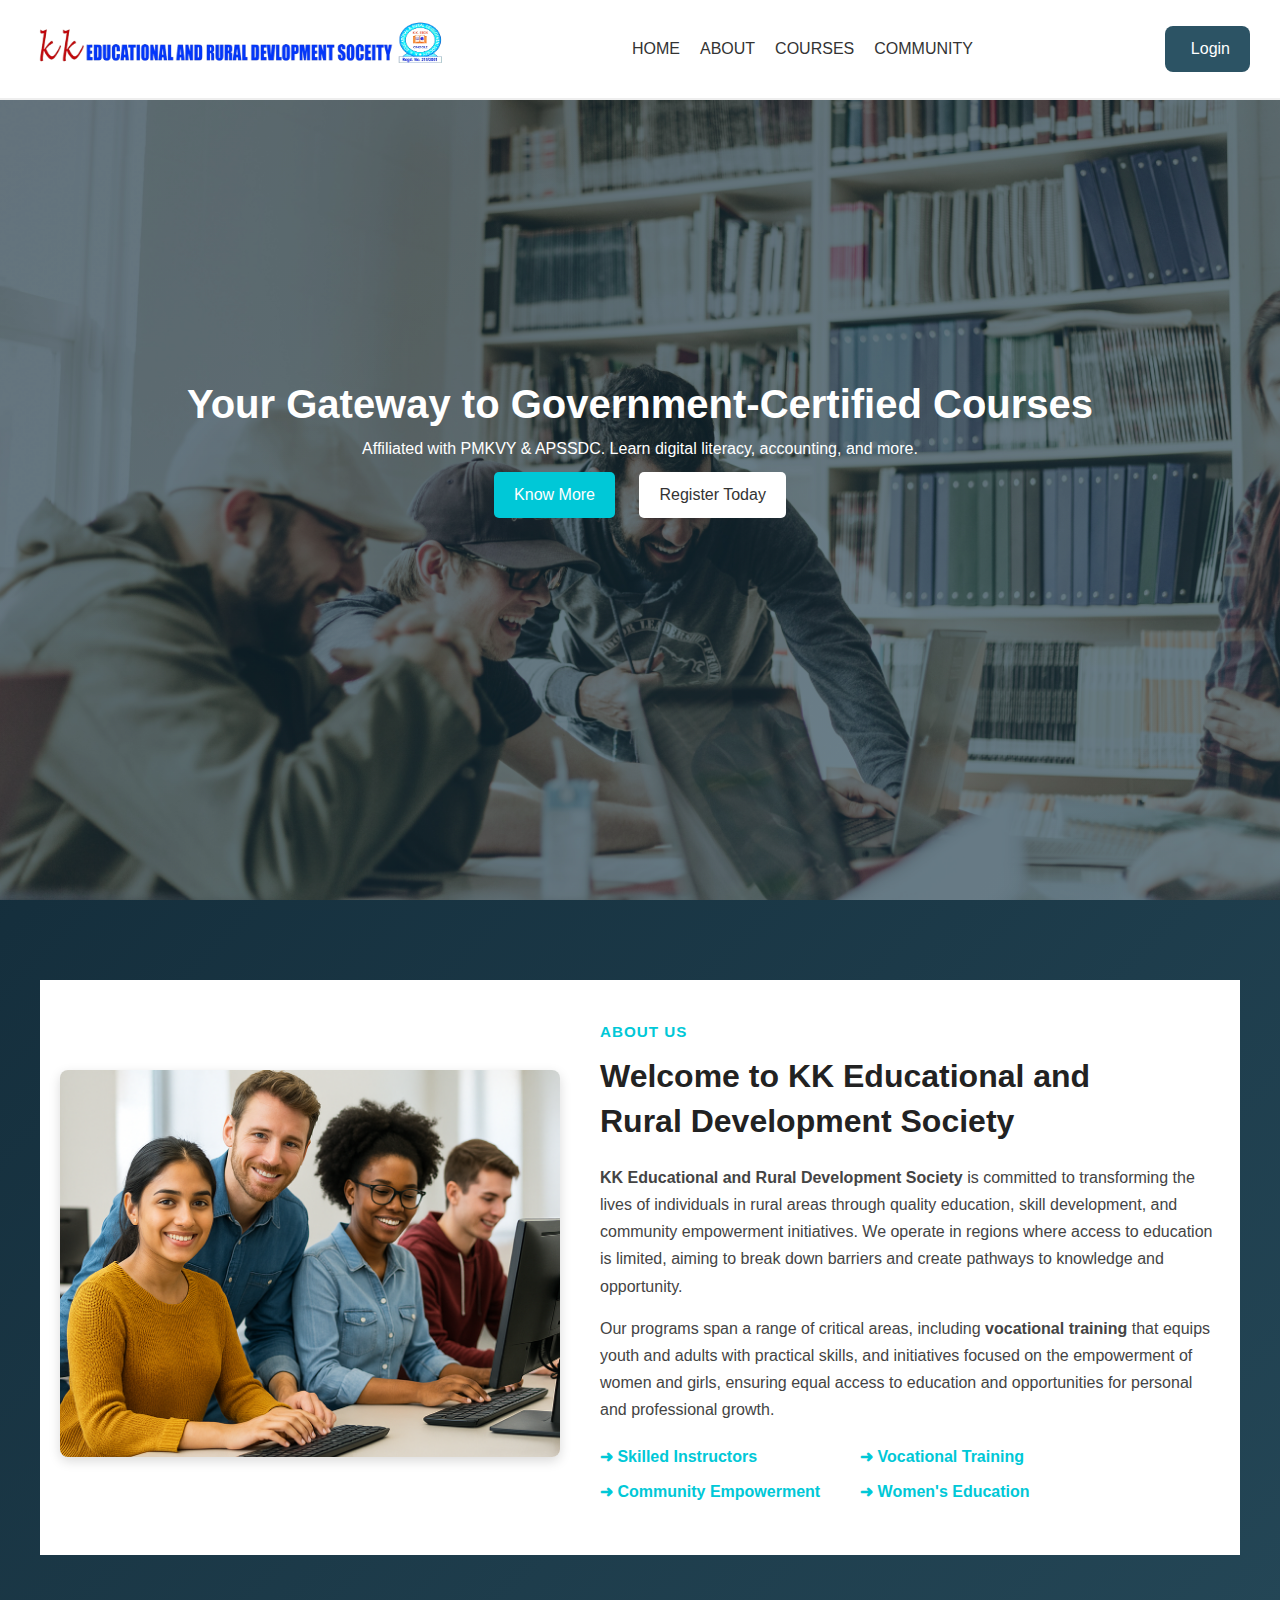
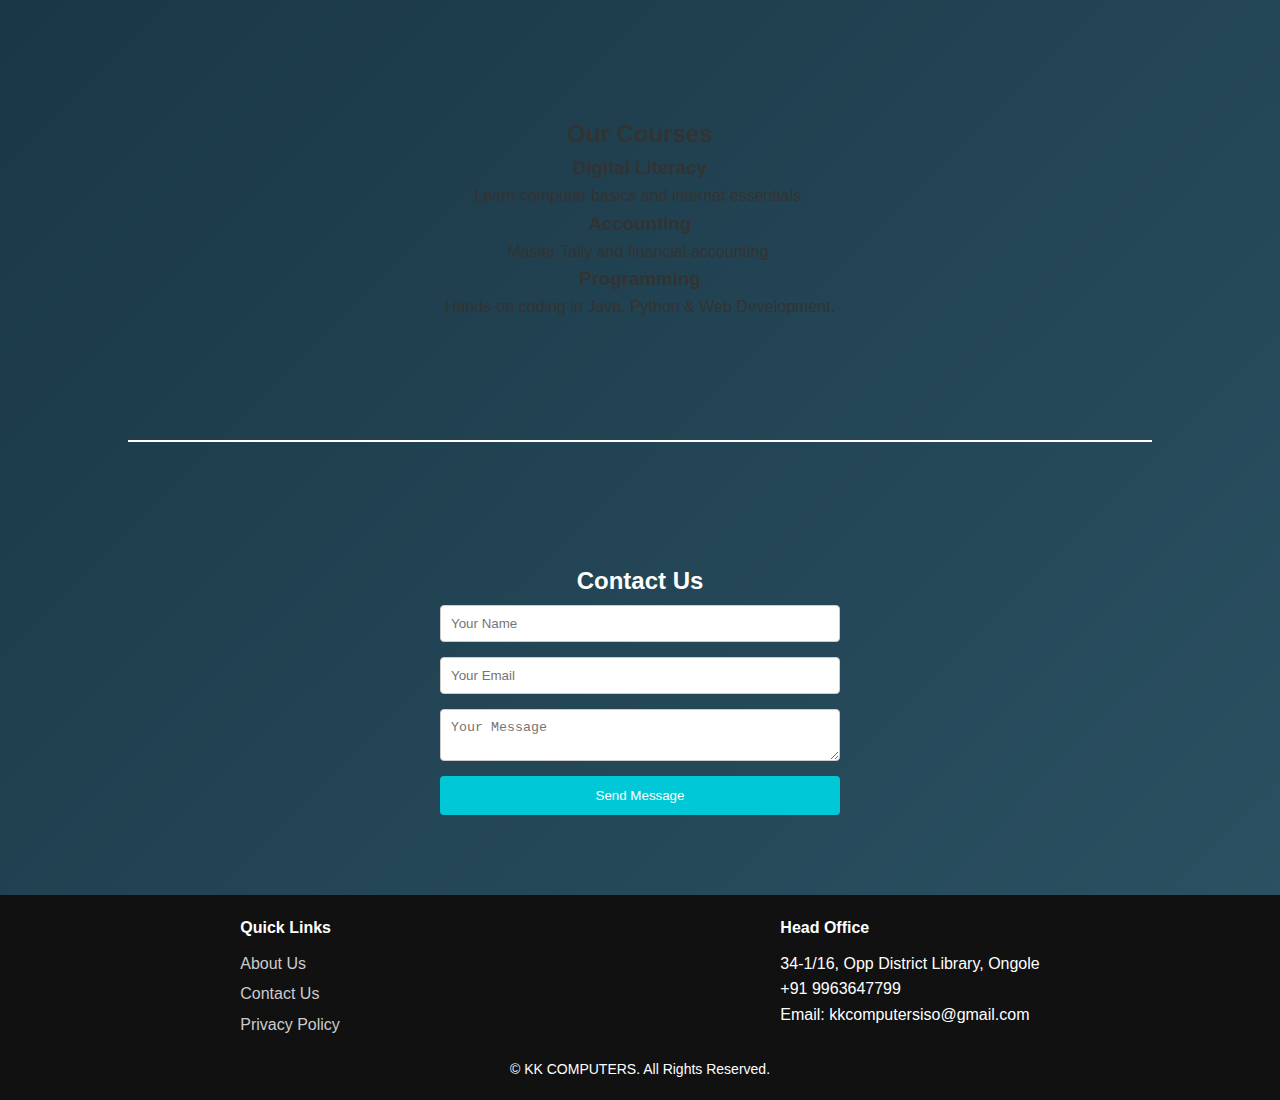
<file: index.html>
<!DOCTYPE html>
<html lang="en">
  <head>
    <meta charset="UTF-8" />
    <meta name="viewport" content="width=device-width, initial-scale=1.0" />
    <title>KK Educational & Rural Development Society</title>
    <link rel="stylesheet" href="css/style.css" />
    <link
      href="https://fonts.googleapis.com/icon?family=Material+Icons"
      rel="stylesheet"
    />
  </head>
  <body>
    <header>
      <div id="navbar-placeholder"></div>
    </header>

    <main>
      <!-- Hero Section -->
      <section class="hero" id="home">
        <div class="hero-content">
          <h2>Your Gateway to Government-Certified Courses</h2>
          <p>
            Affiliated with PMKVY & APSSDC. Learn digital literacy, accounting,
            and more.
          </p>
          <div class="buttons">
            <a href="#about" class="btn primary">Know More</a>
            <a href="login.html" class="btn secondary">Register Today</a>
          </div>
        </div>
      </section>

      <!-- About Section -->
      <section class="about" id="about">
        <div class="about-container">
          <div class="about-image">
            <img src="assets/about.png" alt="About KK Society" />
          </div>
          <div class="about-content">
            <h5 class="subtitle">ABOUT US</h5>
            <h2 class="title">
              Welcome to KK Educational and<br />Rural Development Society
            </h2>
            <p>
              <strong>KK Educational and Rural Development Society</strong> is
              committed to transforming the lives of individuals in rural areas
              through quality education, skill development, and community
              empowerment initiatives. We operate in regions where access to
              education is limited, aiming to break down barriers and create
              pathways to knowledge and opportunity.
            </p>
            <p>
              Our programs span a range of critical areas, including
              <strong>vocational training</strong> that equips youth and adults
              with practical skills, and initiatives focused on the empowerment
              of women and girls, ensuring equal access to education and
              opportunities for personal and professional growth.
            </p>

            <div class="features">
              <ul>
                <li><a href="people.html">➜ Skilled Instructors</a></li>
                <li>➜ Community Empowerment</li>
              </ul>
              <ul>
                <li>➜ Vocational Training</li>
                <li>➜ Women's Education</li>
              </ul>
            </div>
          </div>
        </div>
      </section>

      <!-- Courses Section -->
      <section id="courses" class="courses">
        <h2>Our Courses</h2>
        <div class="course-grid">
          <div class="course-card">
            <h3>Digital Literacy</h3>
            <p>Learn computer basics and internet essentials.</p>
          </div>
          <div class="course-card">
            <h3>Accounting</h3>
            <p>Master Tally and financial accounting.</p>
          </div>
          <div class="course-card">
            <h3>Programming</h3>
            <p>Hands-on coding in Java, Python & Web Development.</p>
          </div>
        </div>
      </section>

      <hr class="section-divider" />

      <!-- Contact Section -->
      <section id="contact" class="contact">
        <h2 class="con-h2">Contact Us</h2>
        <form>
          <input type="text" placeholder="Your Name" required />
          <input type="email" placeholder="Your Email" required />
          <textarea placeholder="Your Message" required></textarea>
          <button type="submit">Send Message</button>
        </form>
      </section>
    </main>

    <!-- Footer -->
    <footer>
      <div class="footer-container">
        <div>
          <h4>Quick Links</h4>
          <a href="#about">About Us</a>
          <a href="#contact">Contact Us</a>
          <a href="#">Privacy Policy</a>
        </div>
        <div>
          <h4>Head Office</h4>
          <p>34-1/16, Opp District Library, Ongole</p>
          <p>+91 9963647799</p>
          <p>Email: kkcomputersiso@gmail.com</p>
        </div>
      </div>
      <p class="copy">© KK COMPUTERS. All Rights Reserved.</p>
    </footer>

    <!-- Back to Top -->
    <button id="backToTop" title="Go to top">↑</button>

    <script>
      fetch("navbar.html")
        .then((response) => response.text())
        .then((data) => {
          document.getElementById("navbar-placeholder").innerHTML = data;
        });
    </script>
    <script src="js/script.js"></script>
  </body>
</html>
</file>
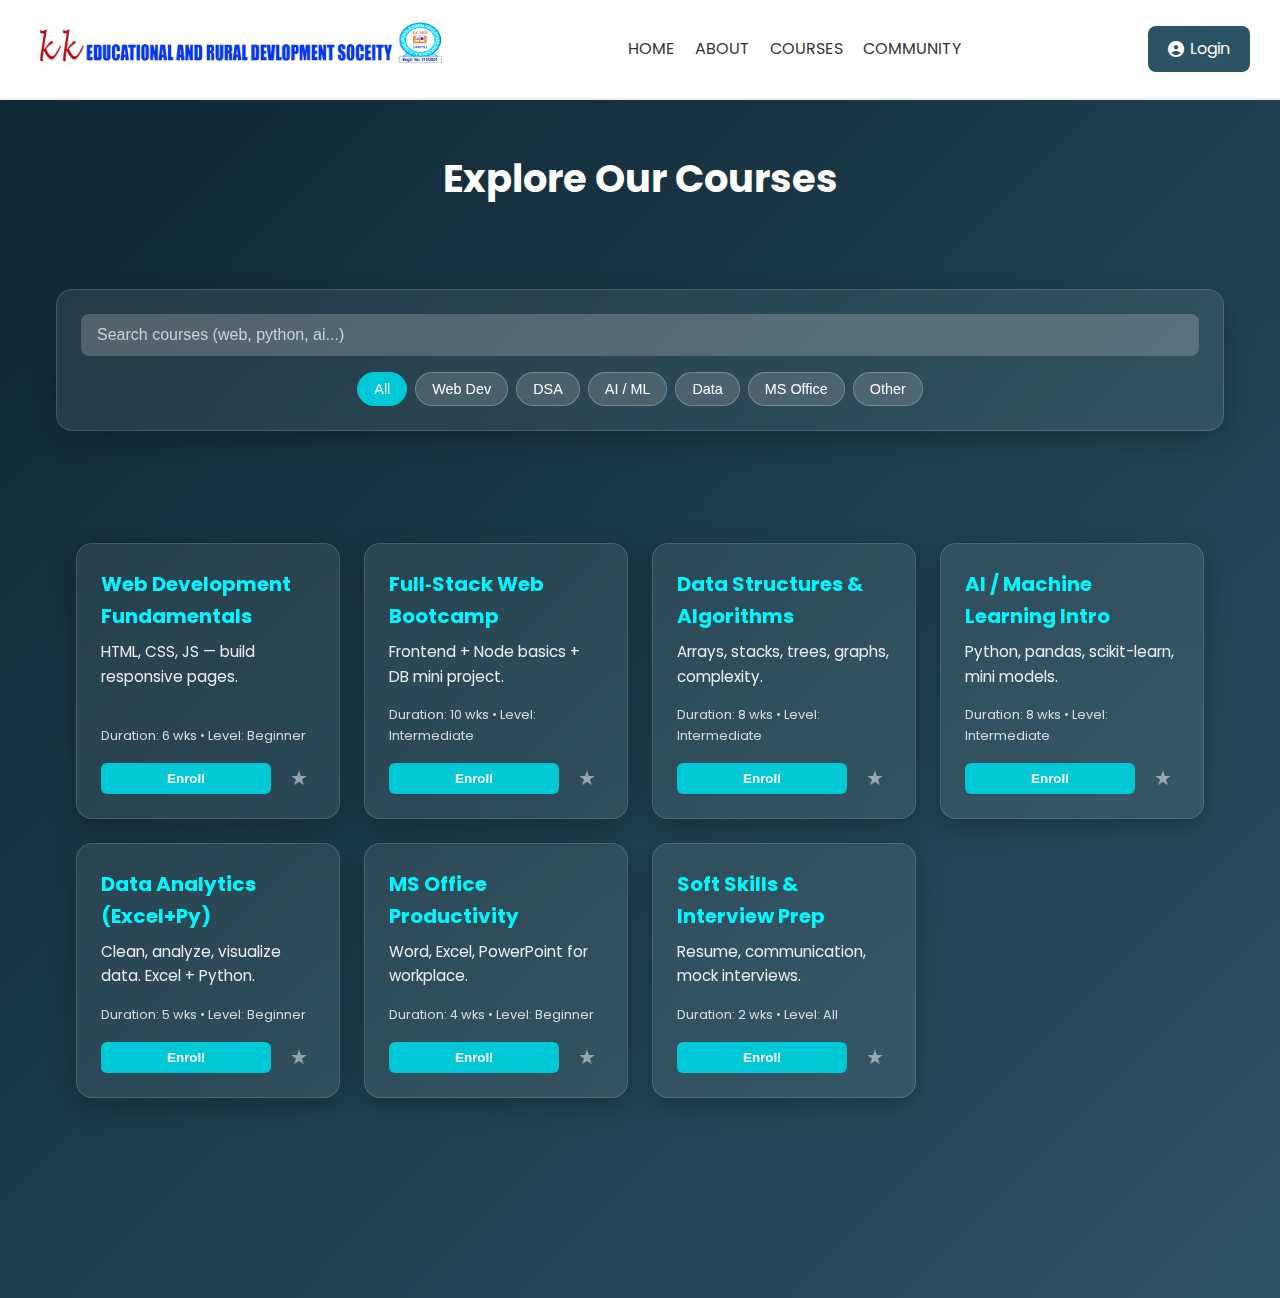
<file: course.html>
<!DOCTYPE html>
<html lang="en">
  <head>
    <meta charset="utf-8" />
    <title>Courses | KKERS</title>
    <meta name="viewport" content="width=device-width, initial-scale=1" />
    <!-- Fonts -->
    <link
      href="https://fonts.googleapis.com/css2?family=Poppins:wght@300;500;700&display=swap"
      rel="stylesheet"
    />
    <!-- Shared + Page Styles -->
    <link rel="stylesheet" href="css/style.css" />
    <link rel="stylesheet" href="css/global.css" />
    <link rel="stylesheet" href="css/courses.css" />
    <link
      rel="stylesheet"
      href="https://cdnjs.cloudflare.com/ajax/libs/font-awesome/6.5.0/css/all.min.css"
    />
  </head>
  <body class="bg-gradient">
    <!-- Animated Background -->
    <div class="background">
      <div class="circle"></div>
      <div class="circle"></div>
    </div>

    <!-- Navbar -->
    <header>
      <div id="navbar-placeholder"></div>
    </header>

    <main class="courses-main">
      <!-- Hero -->
      <section class="cmain">
        <h1>Explore Our Courses</h1>
      </section>

      <!-- Filters -->
      <section class="courses-filter glass-card">
        <input
          type="search"
          id="courseSearch"
          placeholder="Search courses (web, python, ai...)"
          aria-label="Search courses"
        />
        <div class="filter-chips" role="group" aria-label="Filter courses">
          <button data-filter="all" class="chip active">All</button>
          <button data-filter="web" class="chip">Web Dev</button>
          <button data-filter="dsa" class="chip">DSA</button>
          <button data-filter="ai" class="chip">AI / ML</button>
          <button data-filter="data" class="chip">Data</button>
          <button data-filter="office" class="chip">MS Office</button>
          <button data-filter="other" class="chip">Other</button>
        </div>
      </section>

      <!-- Courses Grid -->
      <section class="courses-grid" id="coursesGrid" aria-live="polite">
        <!-- Cards injected by JS -->
      </section>
    </main>

    <!-- Back to Top -->
    <button id="backToTop" title="Back to top" aria-label="Back to top">
      ↑
    </button>

    <!-- Scripts -->
    <script src="js/global-auth.js" defer></script>
    <script src="js/courses.js" defer></script>
    <script>
      fetch("navbar.html")
        .then((response) => response.text())
        .then((data) => {
          document.getElementById("navbar-placeholder").innerHTML = data;
        });
    </script>
  </body>
</html>
</file>
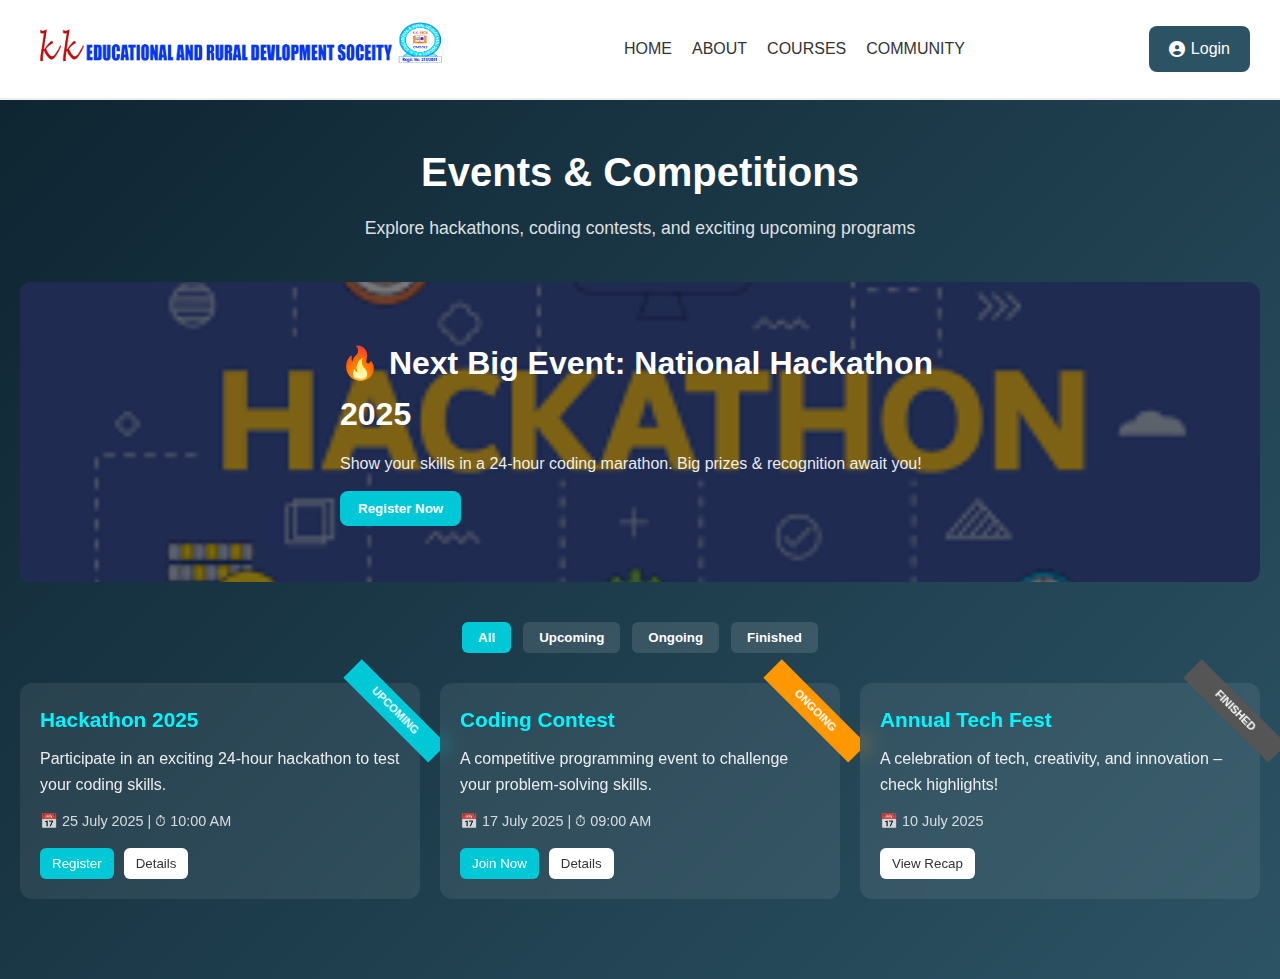
<file: events.html>
<!DOCTYPE html>
<html lang="en">
<head>
    <meta charset="UTF-8">
    <meta name="viewport" content="width=device-width, initial-scale=1.0">
    <title>Document</title>
    <link rel="stylesheet" href="css/style.css" />
    <link rel="stylesheet" href="css/event.css" />
    <link
      rel="stylesheet"
      href="https://cdnjs.cloudflare.com/ajax/libs/font-awesome/6.4.0/css/all.min.css"
    />
    <link
      href="https://fonts.googleapis.com/icon?family=Material+Icons"
      rel="stylesheet"
    />

</head>
<body>
     <header>
      <div id="navbar-placeholder"></div>
    </header>
    <main id="mainContent">

  <!-- Events Hero -->
<section class="events-section">
  <div class="events-header">
    <h1>Events & Competitions</h1>
    <p>Explore hackathons, coding contests, and exciting upcoming programs</p>
  </div>

  <!-- Upcoming Events Highlight -->
  <!-- <div class="addbg highlight-event">
    <div class="highlight-info">
      <h2>🔥 Next Big Event: National Hackathon 2025</h2>
      <p>Show your skills in a 24-hour coding marathon. Big prizes & recognition await you!</p>
      <button class="highlight-btn">Register Now</button>
    </div>
    
  </div> -->
<div class="highlight-event">
  <div class="overlay"></div>
  <div class="highlight-info">
    <h2>🔥 Next Big Event: National Hackathon 2025</h2>
    <p>Show your skills in a 24-hour coding marathon. Big prizes & recognition await you!</p>
    <button class="highlight-btn">Register Now</button>
  </div>
</div>


  <!-- Filter Buttons -->
  <div class="event-filter-bar">
    <button class="filter-btn active" data-filter="all">All</button>
    <button class="filter-btn" data-filter="upcoming">Upcoming</button>
    <button class="filter-btn" data-filter="ongoing">Ongoing</button>
    <button class="filter-btn" data-filter="finished">Finished</button>
  </div>

  <!-- Events Grid -->
  <div class="events-grid">
    <!-- Event Card -->
    <div class="event-card" data-status="upcoming">
      <div class="status-badge upcoming">UPCOMING</div>
      <h3>Hackathon 2025</h3>
      <p>Participate in an exciting 24-hour hackathon to test your coding skills.</p>
      <span class="event-date">📅 25 July 2025 | ⏱ 10:00 AM</span>
      <div class="event-buttons">
        <button class="btn-primary">Register</button>
        <button class="btn-secondary">Details</button>
      </div>
    </div>

    <div class="event-card" data-status="ongoing">
      <div class="status-badge ongoing">ONGOING</div>
      <h3>Coding Contest</h3>
      <p>A competitive programming event to challenge your problem-solving skills.</p>
      <span class="event-date">📅 17 July 2025 | ⏱ 09:00 AM</span>
      <div class="event-buttons">
        <button class="btn-primary">Join Now</button>
        <button class="btn-secondary">Details</button>
      </div>
    </div>

    <div class="event-card" data-status="finished">
      <div class="status-badge finished">FINISHED</div>
      <h3>Annual Tech Fest</h3>
      <p>A celebration of tech, creativity, and innovation – check highlights!</p>
      <span class="event-date">📅 10 July 2025</span>
      <div class="event-buttons">
        <button class="btn-secondary">View Recap</button>
      </div>
    </div>
  </div>
</section>


     <script>
      fetch("navbar.html")
        .then((response) => response.text())
        .then((data) => {
          document.getElementById("navbar-placeholder").innerHTML = data;
        });
    </script>
    <script src="js/events.js" defer></script>

</body>
</html>
</file>
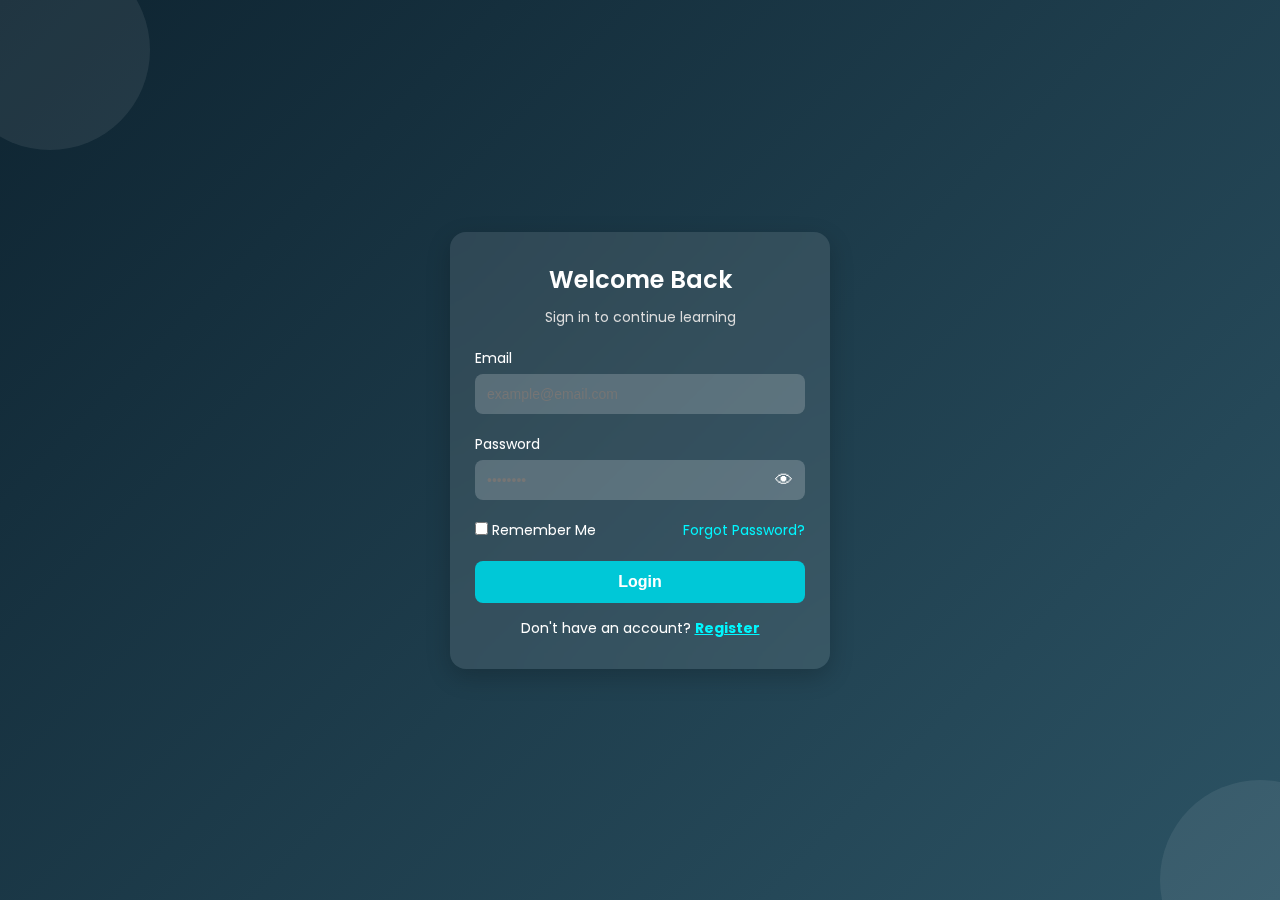
<file: login.html>
<!DOCTYPE html>
<html lang="en">
<head>
  <meta charset="UTF-8" />
  <meta name="viewport" content="width=device-width, initial-scale=1.0" />
  <title>Login | KKERS</title>
  <link rel="stylesheet" href="css/login.css" />
  <link rel="preconnect" href="https://fonts.googleapis.com">
  <link href="https://fonts.googleapis.com/css2?family=Poppins:wght@300;500;700&display=swap" rel="stylesheet">
</head>
<body>
  <div class="background">
    <div class="circle"></div>
    <div class="circle"></div>
  </div>
  
  <div class="login-container">
    <form class="login-box" id="loginForm">
      <h2>Welcome Back</h2>
      <p class="subtitle">Sign in to continue learning</p>
      
      <div class="input-group">
        <label for="email">Email</label>
        <input type="email" id="email" placeholder="example@email.com" required>
      </div>
      
      <div class="input-group">
        <label for="password">Password</label>
        <div class="password-wrapper">
          <input type="password" id="password" placeholder="••••••••" required>
          <span id="togglePassword" class="eye-icon">&#128065;</span>
        </div>
      </div>
      
      <div class="options">
        <label><input type="checkbox" id="rememberMe"> Remember Me</label>
        <a href="#">Forgot Password?</a>
      </div>
      
      <button type="submit" class="btn">Login</button>
      <p class="register-text">Don't have an account? <a href="register.html">Register</a></p>
    </form>
  </div>
  
  <script src="js/login.js"></script>
</body>
</html>
</file>
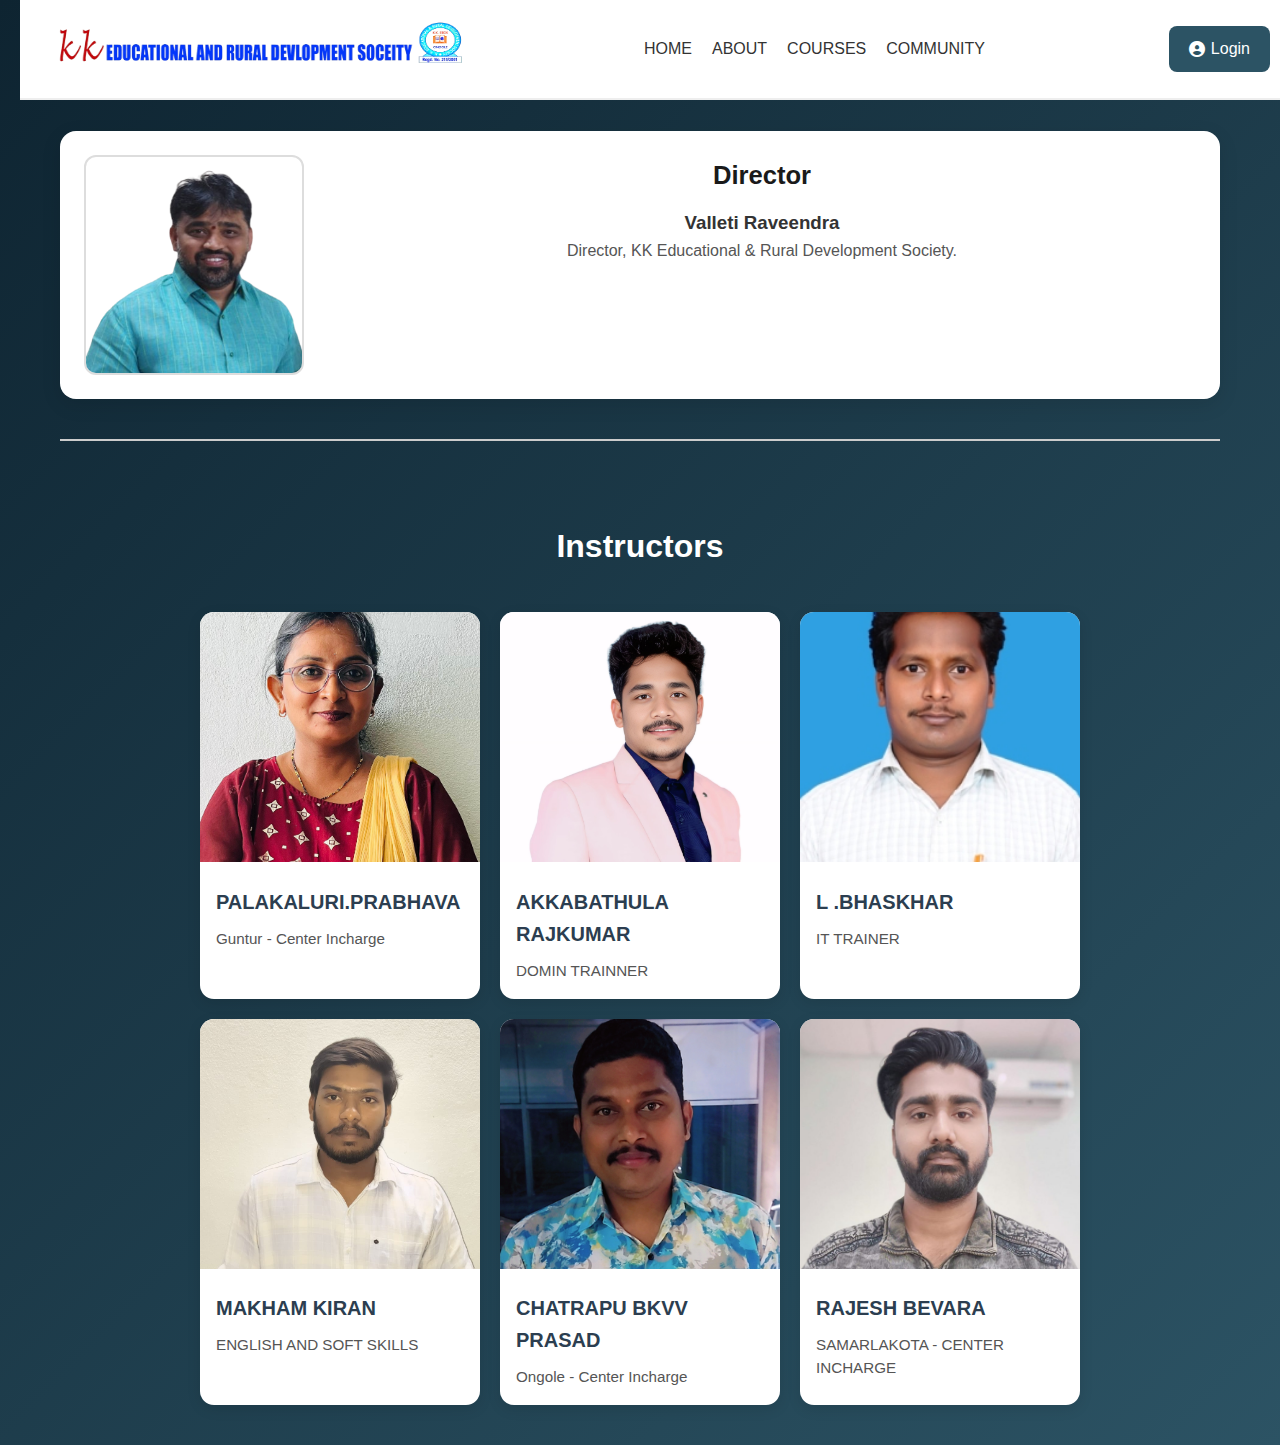
<file: people.html>
<!DOCTYPE html>
<html lang="en">
  <head>
    <meta charset="UTF-8" />
    <meta name="viewport" content="width=device-width, initial-scale=1" />
    <title>KK Educational & Rural Development Society</title>
    <link rel="stylesheet" href="css/style.css" />
    <link rel="stylesheet" href="css/people.css" />
    <link
      rel="stylesheet"
      href="https://cdnjs.cloudflare.com/ajax/libs/font-awesome/6.5.0/css/all.min.css"
    />
  </head>
  <body>
    <div id="navbar-placeholder"></div>

    <!-- Director Section -->
    <section class="container">
      <h2 class="heading">Our Director</h2>
      <div class="member-card">
        <img src="assets/director.png" alt="Director" />
        <div class="info">
          <h3 class="title">Director</h3>
          <h3>Valleti Raveendra</h3>
          <p class="desc">
            Director, KK Educational & Rural Development Society.
          </p>
        </div>
      </div>
      <hr />
    </section>

    <!-- Committee Section -->
    <section class="container">
      <h2 class="heading" style="color: white">Instructors</h2>
      <div class="cards">
        <!-- Card 1 -->
        <div class="card">
          <img src="assets/guntur 1.jpg" alt="PALAKALURI.PRABHAVA" />
          <div class="card-content">
            <h3>PALAKALURI.PRABHAVA</h3>
            <p>Guntur - Center Incharge</p>
          </div>
        </div>

        <!-- Card 2 -->
        <div class="card">
          <img src="assets/sam 8.jpg" alt="AKKABATHULA RAJKUMAR" />
          <div class="card-content">
            <h3>AKKABATHULA RAJKUMAR</h3>
            <p>DOMIN TRAINNER</p>
          </div>
        </div>

        <!-- Card 3 -->
        <div class="card">
          <img src="assets/bhaskhar.jpg" alt="L .BHASKHAR" />
          <div class="card-content">
            <h3>L .BHASKHAR</h3>
            <p>IT TRAINER</p>
          </div>
        </div>

        <!-- Card 4 -->
        <div class="card">
          <img src="assets/guntur 7.jpg" alt="MAKHAM KIRAN" />
          <div class="card-content">
            <h3>MAKHAM KIRAN</h3>
            <p>ENGLISH AND SOFT SKILLS</p>
          </div>
        </div>

        <!-- Card 5 -->
        <div class="card">
          <img src="assets/prasad.jpg" alt="CHATRAPU BKVV PRASAD" />
          <div class="card-content">
            <h3>CHATRAPU BKVV PRASAD</h3>
            <p>Ongole - Center Incharge</p>
          </div>
        </div>

        <!-- Card 5 -->
        <div class="card">
          <img src="assets/sam 1.jpg" alt="RAJESH BEVARA" />
          <div class="card-content">
            <h3>RAJESH BEVARA</h3>
            <p>SAMARLAKOTA - CENTER INCHARGE</p>
          </div>
        </div>

        <!-- Add more cards as needed -->
      </div>
    </section>

    <script>
      fetch("navbar.html")
        .then((response) => response.text())
        .then((data) => {
          document.getElementById("navbar-placeholder").innerHTML = data;
        });
    </script>
  </body>
</html>
</file>
<file: css/style.css>
html {
  scroll-behavior: smooth;
}

* {
  margin: 0;
  padding: 0;
  box-sizing: border-box;
}
body {
  font-family: Arial, sans-serif;
  line-height: 1.6;
  color: #333;
  background: linear-gradient(135deg, #0e2431, #2c5364);
}
a {
  text-decoration: none;
  color: #000;
}
ul {
  list-style: none;
}

/* Navbar */
.navbar {
  display: flex;
  justify-content: space-between;
  align-items: center;
  padding: 15px 30px;
  background: #fff;
  border-bottom: 2px solid #eee;
  position: fixed;
  width: 100%;
  top: 0;
  z-index: 1000;
}
.nav-links {
  display: flex;
  gap: 20px;
}

.login-btn {
  display: inline-flex;
  align-items: center;
  gap: 6px;
  background-color: #2c5364;
  color: white;
  padding: 10px 20px;
  border: none;
  border-radius: 8px;
  text-decoration: none;
  font-size: 16px;
  transition: background 0.3s;
}

.login-btn:hover {
  background-color: #1e3c4b;
  cursor: pointer;
}

.hamburger {
  display: none;
  font-size: 24px;
  cursor: pointer;
}

/* Hero */

.hero h2 {
  font-size: 2.5rem;
}
.hero .btn {
  display: inline-block;
  margin: 10px;
  padding: 10px 20px;
  border-radius: 5px;
}
.hero .btn.primary {
  background: #00c8d7;
  color: #fff;
}
.hero .btn.secondary {
  background: #fff;
  color: #333;
}

.hero {
  position: relative;
  height: 100vh;
  display: flex;
  justify-content: center;
  align-items: center;
  text-align: center;
  color: #fff;
  overflow: hidden;
}

.hero::before {
  content: "";
  position: absolute;
  inset: 0;
  background: url("../assets/bg.jpg") center/cover no-repeat;
  opacity: 0.4; /* control image opacity here */
  z-index: -1;
}

.hero-content {
  position: relative;
  z-index: 1;
}

/* Sections */
section {
  padding: 80px 20px;
  text-align: center;
}

/* SECTION LAYOUT */
.testimonial-section {
  background-color: linear-gradient(135deg, #0e2431, #2c5364);
  padding: 60px 20px;
  text-align: center;
}

.testimonial-section h2 {
  font-size: 32px;
  margin-bottom: 30px;
  color: #fff;
}

/* SLIDER CONTAINER */
.testimonial-slider {
  position: relative;
  max-width: 1000px;
  margin: 0 auto;
  overflow: hidden;
  padding: 0 40px;
  box-sizing: border-box;
}

/* WRAPPER for SLIDING */
.testimonial-wrapper {
  display: flex;
  gap: 20px;
  scroll-behavior: smooth;
  transition: transform 0.3s ease-in-out;
  overflow-x: auto;
  scroll-snap-type: x mandatory;
}

/* HIDE SCROLLBAR */
.testimonial-wrapper::-webkit-scrollbar {
  display: none;
}
.testimonial-wrapper {
  -ms-overflow-style: none;
  scrollbar-width: none;
}

/* INDIVIDUAL CARD */
.testimonial-card {
  flex: 0 0 280px;
  background: white;
  padding: 20px;
  border-radius: 15px;
  text-align: center;
  box-shadow: 0 2px 8px rgba(0, 0, 0, 0.1);
  scroll-snap-align: start;
}

.testimonial-card img {
  width: 80px;
  height: 80px;
  object-fit: cover;
  border-radius: 50%;
  margin-bottom: 15px;
}

.testimonial-card h3 {
  margin: 10px 0 5px;
  font-size: 20px;
  color: #222;
}

.testimonial-card p {
  font-size: 14px;
  color: #888;
  margin-bottom: 10px;
}

.testimonial-card q {
  font-style: italic;
  color: #444;
}

.nav {
  position: absolute;
  top: 50%;
  transform: translateY(-50%);
  background-color: #00bcd4;
  color: white;
  border: none;
  font-size: 24px;
  width: 40px;
  height: 40px;
  border-radius: 50%;
  cursor: pointer;
  z-index: 2;
  display: flex;
  align-items: center;
  justify-content: center;
}

.testimonial-wrapper {
  display: flex;
  gap: 20px;
  width: max-content; /* Important for smooth wrapping */
  animation: scroll-left 40s linear infinite;
}

@keyframes scroll-left {
  0% {
    transform: translateX(0%);
  }
  100% {
    transform: translateX(-50%);
  }
}

/* Contact Us */
.contact form {
  display: flex;
  flex-direction: column;
  gap: 15px;
  max-width: 400px;
  margin: auto;
}
.contact input,
.contact textarea {
  padding: 10px;
  border: 1px solid #ccc;
  border-radius: 4px;
}
.contact button {
  padding: 12px;
  background: #00c8d7;
  color: #fff;
  border: none;
  border-radius: 4px;
  cursor: pointer;
}

/* Footer */
footer {
  background: #111;
  color: #fff;
  padding: 20px;
  text-align: center;
}
.footer-container {
  display: flex;
  flex-wrap: wrap;
  justify-content: space-around;
  text-align: left;
  margin-bottom: 15px;
}
.footer-container div h4 {
  margin-bottom: 10px;
}
.footer-container a {
  display: block;
  color: #ccc;
  margin: 5px 0;
}
.copy {
  margin-top: 10px;
  font-size: 14px;
}

#backToTop {
  position: fixed;
  bottom: 20px;
  right: 20px;
  display: none;
  width: 50px;
  height: 50px;
  border: none;
  background: #00c8d7;
  color: #fff;
  font-size: 24px;
  border-radius: 50%;
  cursor: pointer;
  text-align: center;
  line-height: 50px;
  box-shadow: 0 2px 6px rgba(0, 0, 0, 0.3);
  z-index: 9999;
}

/* Responsive */
@media (max-width: 768px) {
  .nav-links {
    display: none;
    flex-direction: column;
    gap: 10px;
    position: absolute;
    top: 60px;
    right: 30px;
    background: #fff;
    padding: 20px;
    border-radius: 8px;
  }
  .hamburger {
    display: block;
  }
}

/* About Section */
.about-container {
  max-width: 1200px;
  margin: auto;
  display: flex;
  flex-wrap: wrap;
  gap: 40px;
  align-items: center;
  padding: 40px 20px;
  background-color: #fff;
}

.about-image img {
  width: 100%;
  max-width: 500px;
  border-radius: 8px;
  box-shadow: 0 4px 12px rgba(0, 0, 0, 0.15);
}

.about-content {
  flex: 1;
  min-width: 280px;
  text-align: left;
}

.about-content .subtitle {
  color: #00c8d7;
  font-weight: bold;
  margin-bottom: 10px;
  font-size: 0.95rem;
  letter-spacing: 1px;
}

.about-content .title {
  font-size: 2rem;
  font-weight: 700;
  color: #222;
  margin-bottom: 20px;
  line-height: 1.4;
}

.about-content p {
  font-size: 1rem;
  color: #444;
  line-height: 1.7;
  margin-bottom: 15px;
}

.features {
  display: flex;
  gap: 40px;
  margin-top: 20px;
}

.features ul {
  list-style: none;
  padding: 0;
}

.features li {
  font-weight: 600;
  color: #00c8d7;
  margin-bottom: 10px;
}

/* Responsive for About Section */
@media (max-width: 768px) {
  .about-container {
    flex-direction: column;
    text-align: center;
  }

  .about-content {
    text-align: center;
  }

  .features {
    flex-direction: column;
    gap: 20px;
  }
}

li a {
  color: inherit;
  text-decoration: none;
  display: inline-block;
  font-weight: inherit;
}

li a:hover {
  color: #00c8d7;
  text-decoration: underline;
}

.section-divider {
  width: 80%;
  margin: 40px auto;
  height: 2px;
  background-color: white;
  border: none;
}

.con-h2 {
  color: white;
  margin-bottom: 5px;
}

/* stats */
.stats-section {
  display: flex;
  justify-content: space-around;
  align-items: center;
  padding: 2rem 1rem;
  background-color: linear-gradient(135deg, #0e2431, #2c5364);
  flex-wrap: wrap;
  gap: 1.5rem;
  margin-top: 2rem;
}

.stat-card {
  text-align: center;
  padding: 1rem 2rem;
  background: white;
  border-radius: 10px;
  box-shadow: 0 4px 10px rgba(0, 0, 0, 0.1);
  transition: transform 0.3s ease;
}

.stat-card:hover {
  transform: translateY(-5px);
}

.stat-card h3 {
  color: #1e88e5;
  font-size: 2rem;
  margin-bottom: 0.5rem;
}

.stat-card p {
  font-size: 1rem;
  color: #444;
}
</file>
<file: css/courses.css>
/* Layout wrapper */
.courses-main{
  padding-top:100px; /* navbar space */
  width:100%;
  max-width:1200px;
  margin-inline:auto;
  padding-inline:16px;
  padding-bottom:120px;
  position:relative;
  z-index:5;
}
.cmain{
    text-align:center;
    padding:48px 24px;
    font-size: 1.2rem;
    margin-bottom:32px;
}

/* Hero */
.courses-hero{
  text-align:center;
  padding:48px 24px;
  margin-bottom:32px;
}
.courses-hero h1{
  font-size:clamp(2rem,5vw,3rem);
  margin-bottom:8px;
}
.courses-hero p{
  max-width:520px;
  margin-inline:auto;
  opacity:.9;
}

/* Filters */
.courses-filter{
  padding:24px;
  margin-bottom:32px;
  display:grid;
  gap:16px;
}
.courses-filter input[type="search"]{
  width:100%;
  padding:12px 16px;
  border-radius:8px;
  border:none;
  background:rgba(255,255,255,0.2);
  color:#fff;
  font-size:1rem;
}
.courses-filter input::placeholder{color:rgba(255,255,255,0.7);}

.filter-chips{
  display:flex;
  flex-wrap:wrap;
  gap:8px;
  justify-content:center;
}
.chip{
  padding:8px 16px;
  border-radius:20px;
  background:rgba(255,255,255,0.15);
  border:1px solid rgba(255,255,255,0.25);
  color:#fff;
  cursor:pointer;
  font-size:.9rem;
  transition:.15s;
}
.chip.active,
.chip:hover{background:#00c8d7;border-color:#00c8d7;}

/* Grid */
.courses-grid{
  display:grid;
  grid-template-columns:repeat(auto-fit,minmax(min(100%,260px),1fr));
  gap:24px;
}

/* Card */
.course-card{
  position:relative;
  padding:24px;
  min-height:220px;
  display:flex;
  flex-direction:column;
  justify-content:flex-start;
  text-align:left;
  transition:transform .2s,box-shadow .2s;
}
.course-card:hover{
  transform:translateY(-4px) scale(1.01);
  box-shadow:0 8px 32px rgba(0,0,0,.35);
}
.course-card h3{margin-bottom:8px;font-size:1.25rem;color:#00f7ff;}
.course-card p{flex-grow:1;opacity:.9;font-size:.95rem;margin-bottom:16px;}
.course-meta{font-size:.8rem;opacity:.8;margin-bottom:16px;}
.course-actions{display:flex;justify-content:space-between;align-items:center;gap:12px;}

/* Enroll / Continue */
.course-btn{
  flex-grow:1;
  padding:8px 16px;
  border-radius:6px;
  font-weight:700;
  border:none;
  cursor:pointer;
  transition:.15s;
}
.course-btn.enroll{background:#00c8d7;color:#fff;}
.course-btn.enroll:hover{background:#00a7b3;}
.course-btn.continue{background:#fff;color:#333;}
.course-btn.continue:hover{background:#f5f5f5;}

/* Favorite star */
.fav-btn{
  width:32px;height:32px;
  border:none;
  background:none;
  font-size:1.25rem;
  line-height:1;
  cursor:pointer;
  color:rgba(255,255,255,0.5);
  transition:.15s;
}
.fav-btn.active{color:#ffda3a;transform:scale(1.1);}

/* Mobile tweaks */
@media(max-width:480px){
  .courses-hero{padding:32px 16px;}
  .courses-filter{padding:16px;}
  .course-card{padding:20px;}
}
</file>
<file: css/event.css>
/* 
Events css */

/* Events Section */
.events-section {
  margin-top: 60px;
  padding: 80px 20px;
  color: #fff;
  background: linear-gradient(135deg, #0e2431, #2c5364);
  text-align: center;
}

/* Section Header */
.events-header h1 {
  font-size: 2.5rem;
  font-weight: bold;
  margin-bottom: 10px;
}
.events-header p {
  font-size: 1.1rem;
  opacity: 0.85;
  margin-bottom: 40px;
}

/* Highlight Event */
.highlight-event {
  display: flex;
  justify-content: space-between;
  align-items: center;
  background: rgba(255, 255, 255, 0.08);
  border-radius: 12px;
  padding: 20px;
  margin-bottom: 40px;
  backdrop-filter: blur(10px);
  flex-wrap: wrap;
}
.highlight-event img {
  max-width: 300px;
  border-radius: 12px;
}
.highlight-info {
  max-width: 500px;
  text-align: left;
}
.highlight-info h2 {
  font-size: 1.8rem;
  margin-bottom: 10px;
}
.highlight-info p {
  margin-bottom: 15px;
  opacity: 0.9;
}
.highlight-btn {
  padding: 10px 18px;
  background: #00c8d7;
  color: #fff;
  border: none;
  border-radius: 8px;
  font-weight: bold;
  cursor: pointer;
  transition: 0.3s;
}
.highlight-btn:hover {
  background: #00a7b8;
}

/* Filter Bar */
.event-filter-bar {
  display: flex;
  justify-content: center;
  gap: 12px;
  margin-bottom: 30px;
}
.filter-btn {
  background: rgba(255, 255, 255, 0.12);
  color: #fff;
  border: none;
  padding: 8px 16px;
  border-radius: 6px;
  cursor: pointer;
  font-weight: bold;
  transition: 0.3s;
}
.filter-btn.active,
.filter-btn:hover {
  background: #00c8d7;
}

/* Events Grid */
.events-grid {
  display: grid;
  grid-template-columns: repeat(auto-fit, minmax(280px, 1fr));
  gap: 20px;
}

/* Event Card */
.event-card {
  background: rgba(255, 255, 255, 0.08);
  padding: 20px;
  border-radius: 12px;
  text-align: left;
  backdrop-filter: blur(10px);
  transition: transform 0.3s;
}
.event-card:hover {
  transform: translateY(-6px);
}
.event-card h3 {
  font-size: 1.3rem;
  color: #00f7ff;
  margin-bottom: 10px;
}
.event-card p {
  opacity: 0.9;
  margin-bottom: 12px;
}
.event-date {
  display: block;
  font-size: 0.9rem;
  opacity: 0.8;
  margin-bottom: 15px;
}

/* Status Badge */
.status-badge {
  position: absolute;
  top: 15px;
  right: -35px;
  transform: rotate(45deg);
  color: #fff;
  font-size: 0.7rem;
  font-weight: bold;
  width: 120px;
  text-align: center;
  padding: 4px 0;
}
.upcoming {
  background: #00c8d7;
}
.ongoing {
  background: #ff9800;
}
.finished {
  background: #555;
}

/* Buttons */
.event-buttons {
  display: flex;
  gap: 10px;
}
.btn-primary {
  background: #00c8d7;
  color: #fff;
  border: none;
  padding: 8px 12px;
  border-radius: 6px;
  cursor: pointer;
  transition: 0.3s;
}
.btn-primary:hover {
  background: #00a7b8;
}
.btn-secondary {
  background: #fff;
  color: #333;
  border: none;
  padding: 8px 12px;
  border-radius: 6px;
  cursor: pointer;
}

/* Responsive */
@media (max-width: 768px) {
  .highlight-event {
    flex-direction: column;
    text-align: center;
  }
  .highlight-info {
    text-align: center;
    margin-bottom: 15px;
  }
}

.highlight-event {
  position: relative;
  width: 100%;
  height: 300px;
  display: flex;
  align-items: center;
  justify-content: center;
  color: #fff;
  text-align: center;

  /* Full background image */
  background: url('../assets/hackaton.png') center/cover no-repeat;
  border-radius: 12px;
  overflow: hidden;
}

/* Dark overlay for readability */
.overlay {
  position: absolute;
  top: 0;
  left: 0;
  width: 100%;
  height: 100%;
  background: rgba(0, 0, 0, 0.5); /* Adjust transparency */
  z-index: 1;
}

.highlight-info {
  position: relative;
  z-index: 2;
  max-width: 600px;
}

.highlight-info h2 {
  font-size: 2rem;
  margin-bottom: 10px;
}

.highlight-btn {
  padding: 10px 18px;
  background: #00c8d7;
  color: #fff;
  border: none;
  border-radius: 8px;
  font-weight: bold;
  cursor: pointer;
  transition: 0.3s;
}

.highlight-btn:hover {
  background: #00a7b8;
}
</file>
<file: css/global.css>
/* Reset / Base */
*{margin:0;padding:0;box-sizing:border-box;}
html{scroll-behavior:smooth;}
body{font-family:'Poppins',sans-serif;color:#fff;line-height:1.6;}

/* Gradient BG */
.bg-gradient{
  background:linear-gradient(135deg,#0e2431,#2c5364);
  min-height:100vh;
  position:relative;
  overflow-x:hidden;
}


/* Glass utility */
.glass-card{
  background:rgba(255,255,255,0.08);
  backdrop-filter:blur(16px);
  -webkit-backdrop-filter:blur(16px);
  border:1px solid rgba(255,255,255,0.15);
  border-radius:16px;
  box-shadow:0 8px 24px rgba(0,0,0,0.25);
}


.hamburger{
  display:none;
  background:none;
  border:none;
  color:#00c8d7;
  font-size:1.75rem;
  cursor:pointer;
}


/* Auth dropdown */
.user-menu{position:relative;display:inline-block;cursor:pointer;font-weight:600;}
.user-name{color:#00c8d7;}
.user-menu .dropdown{
  display:none;
  position:absolute;
  top:28px;left:0;
  min-width:120px;
  padding:10px;
  background:#fff;
  color:#333;
  border-radius:8px;
  box-shadow:0 4px 12px rgba(0,0,0,.3);
  text-align:left;
  z-index:200;
}



/* Mobile menu */
@media(max-width:768px){
  .hamburger{display:block;}
  .nav-links{
    position:absolute;
    top:60px;right:16px;
    flex-direction:column;
    gap:16px;
    background:rgba(0,0,0,.75);
    padding:24px;
    border-radius:16px;
    display:none;
  }
  .nav-links.show{display:flex;}
}
</file>
<file: css/login.css>
/* Reset */
* {margin: 0; padding: 0; box-sizing: border-box;}
body {
  font-family: 'Poppins', sans-serif;
  height: 100vh;
  display: flex;
  justify-content: center;
  align-items: center;
  background: linear-gradient(135deg, #0e2431, #2c5364);
  overflow: hidden;
  color: #fff;
}

/* Animated Background */
.background {
  position: absolute;
  width: 100%;
  height: 100%;
  overflow: hidden;
}
.circle {
  position: absolute;
  width: 200px;
  height: 200px;
  background: rgba(255, 255, 255, 0.08);
  border-radius: 50%;
  animation: move 10s linear infinite;
}
.circle:nth-child(1) { top: -50px; left: -50px; }
.circle:nth-child(2) { bottom: -80px; right: -80px; animation-delay: 5s; }
@keyframes move {
  0% { transform: translate(0,0);}
  50% { transform: translate(50px,50px);}
  100% { transform: translate(0,0);}
}

/* Glassmorphism Box */
.login-container {
  z-index: 10;
  width: 100%;
  display: flex;
  justify-content: center;
  padding: 20px;
}
.login-box {
  width: 100%;
  max-width: 380px;
  background: rgba(255, 255, 255, 0.1);
  backdrop-filter: blur(15px);
  border-radius: 16px;
  padding: 30px 25px;
  box-shadow: 0 8px 24px rgba(0, 0, 0, 0.2);
}
.login-box h2 {
  font-weight: 600;
  margin-bottom: 10px;
  text-align: center;
}
.subtitle {
  font-size: 14px;
  text-align: center;
  color: #ddd;
  margin-bottom: 20px;
}
.input-group {
  margin-bottom: 20px;
}
.input-group label {
  display: block;
  margin-bottom: 5px;
  font-size: 14px;
}
.input-group input {
  width: 100%;
  padding: 12px;
  border-radius: 8px;
  border: none;
  font-size: 14px;
  outline: none;
  background: rgba(255, 255, 255, 0.2);
  color: #fff;
}
.password-wrapper {
  display: flex;
  align-items: center;
  position: relative;
}
.password-wrapper input {
  width: 100%;
}
.eye-icon {
  position: absolute;
  right: 12px;
  font-size: 18px;
  cursor: pointer;
}
.options {
  display: flex;
  justify-content: space-between;
  font-size: 14px;
  margin-bottom: 20px;
}
.options a { color: #00f7ff; text-decoration: none; }
.btn {
  width: 100%;
  padding: 12px;
  border: none;
  background: #00c8d7;
  color: #fff;
  border-radius: 8px;
  font-size: 16px;
  font-weight: bold;
  cursor: pointer;
  transition: 0.3s ease;
}
.btn:hover {
  background: #00a6b3;
}
.register-text {
  text-align: center;
  margin-top: 15px;
  font-size: 14px;
}
.register-text a {
  color: #00f7ff;
  font-weight: bold;
}
@media(max-width:480px){
  .login-box {
    padding: 20px 15px;
  }
}
</file>
<file: css/people.css>
Reset and base styles * {
  margin: 0;
  padding: 0;
  box-sizing: border-box;
}

body {
  font-family: "Segoe UI", Tahoma, Geneva, Verdana, sans-serif;
  background-color: #f0f2f5;
  padding: 20px;
  color: #333;
}

.container {
  max-width: 1200px;
  margin: auto;
  padding: 20px;
}

.heading {
  font-size: clamp(1.8rem, 2.5vw, 2.5rem);
  text-align: center;
  margin-bottom: 40px;
  color: #2c3e50;
}

/* Director Card (Horizontal Layout) */
.member-card {
  display: flex;
  flex-direction: row;
  align-items: flex-start;
  gap: 24px;
  background: #fff;
  padding: 24px;
  border-radius: 16px;
  box-shadow: 0 6px 20px rgba(0, 0, 0, 0.1);
  flex-wrap: wrap;
  transition: transform 0.3s ease, box-shadow 0.3s ease;
}

.member-card:hover {
  transform: scale(1.01);
  box-shadow: 0 8px 25px rgba(0, 0, 0, 0.15);
}

.member-card img {
  width: 220px;
  height: 220px;
  object-fit: cover;
  border-radius: 12px;
  border: 2px solid #ddd;
  transition: transform 0.3s ease;
}

.member-card .info {
  flex: 1;
  min-width: 250px;
}

.member-card .title {
  font-size: 1.6rem;
  font-weight: 600;
  color: #1a1a1a;
  margin-bottom: 12px;
}

.member-card .desc {
  color: #555;
  font-size: 1rem;
  line-height: 1.6;
}

hr {
  border: none;
  border-top: 2px solid #ccc;
  margin: 40px 0;
}

.cards {
  display: flex;
  flex-wrap: wrap;
  gap: 20px;
  justify-content: center;
}

.card {
  background-color: #fff;
  width: 280px;
  border-radius: 14px;
  overflow: hidden;
  box-shadow: 0 4px 14px rgba(0, 0, 0, 0.1);
  transition: transform 0.3s ease, box-shadow 0.3s ease;
}

.card:hover {
  transform: translateY(-6px);
  box-shadow: 0 6px 18px rgba(0, 0, 0, 0.15);
}

.card img {
  width: 100%;
  height: 250px;
  object-fit: cover;
  transition: transform 0.3s ease;
}

.card-content {
  padding: 16px;
  text-align: left;
}

.card-content h3 {
  font-size: 1.25rem;
  margin-bottom: 10px;
  color: #2c3e50;
}

.card-content p {
  font-size: 0.95rem;
  color: #555;
  line-height: 1.5;
}

@media (max-width: 768px) {
  .member-card {
    flex-direction: column;
    align-items: center;
    text-align: center;
  }

  .member-card img {
    width: 180px;
    height: 180px;
  }

  .member-card .info {
    width: 100%;
  }

  .card {
    width: 90%;
  }
}
</file>
